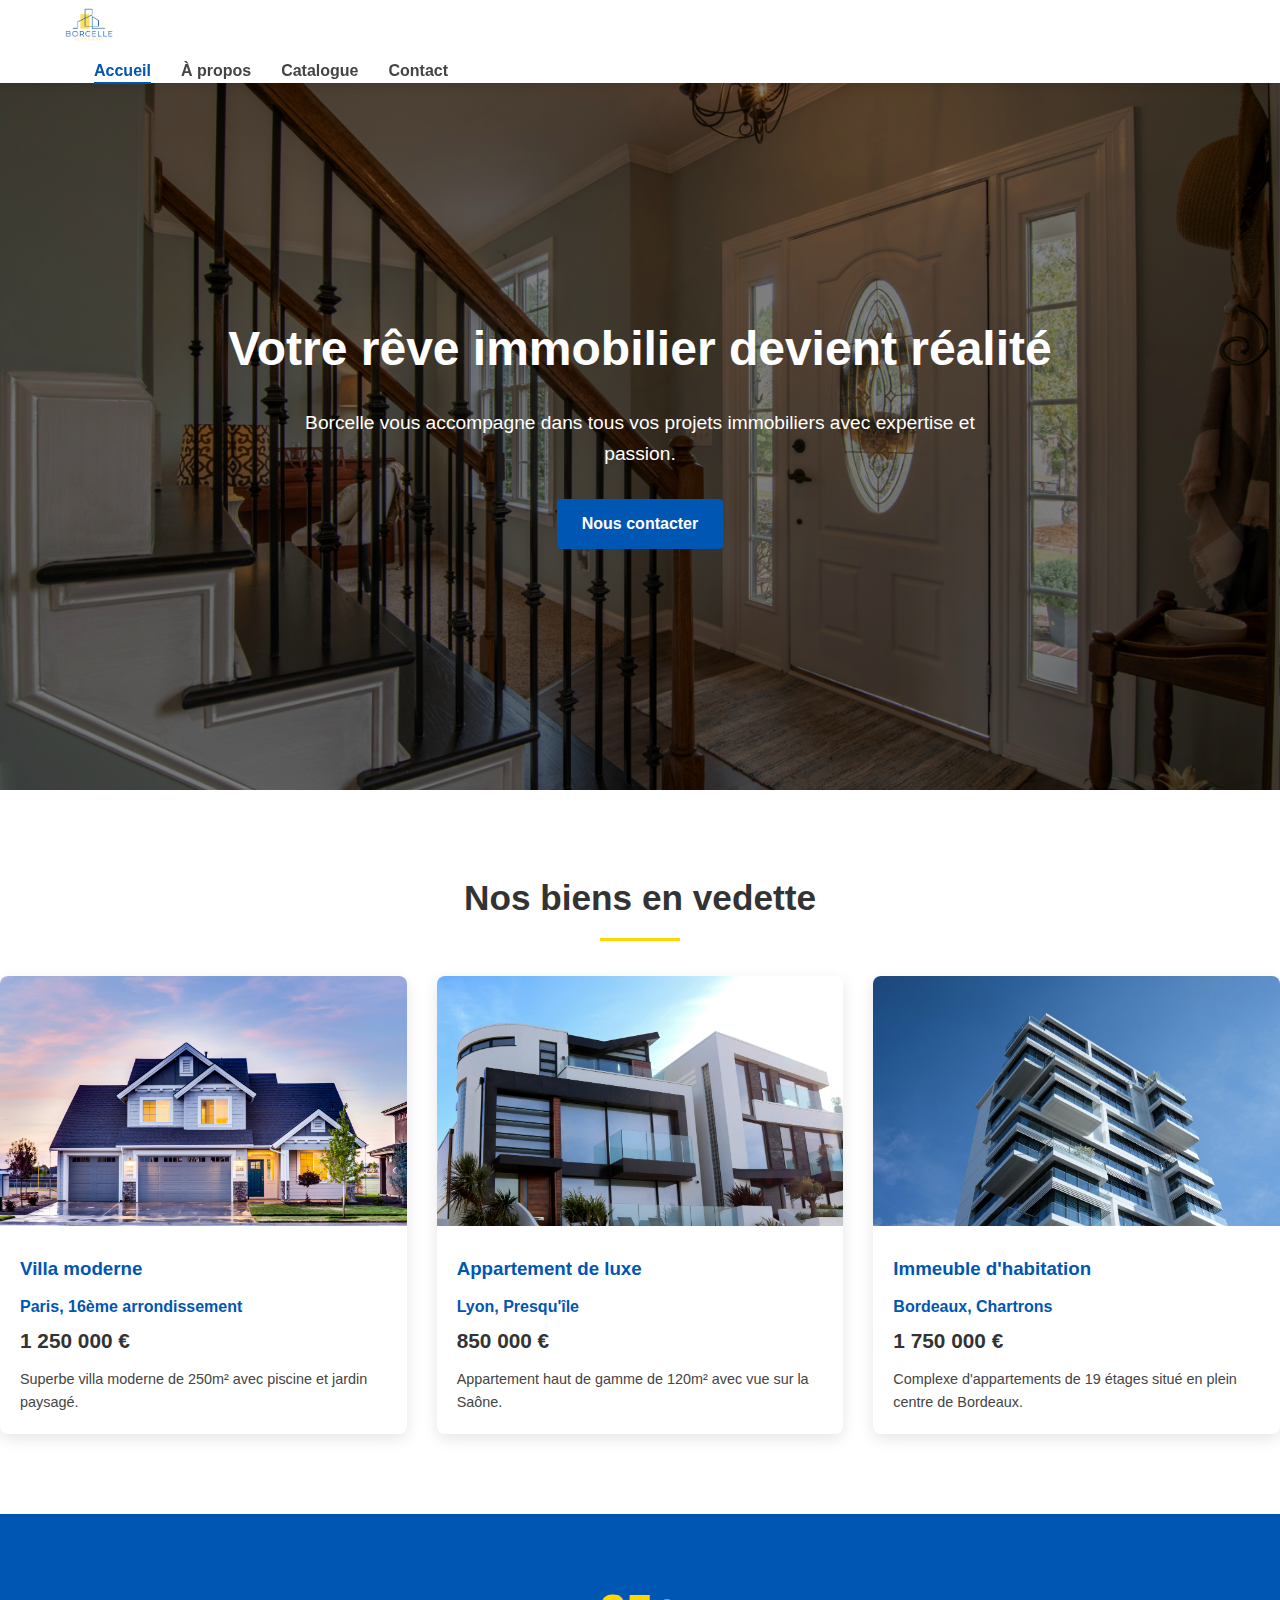
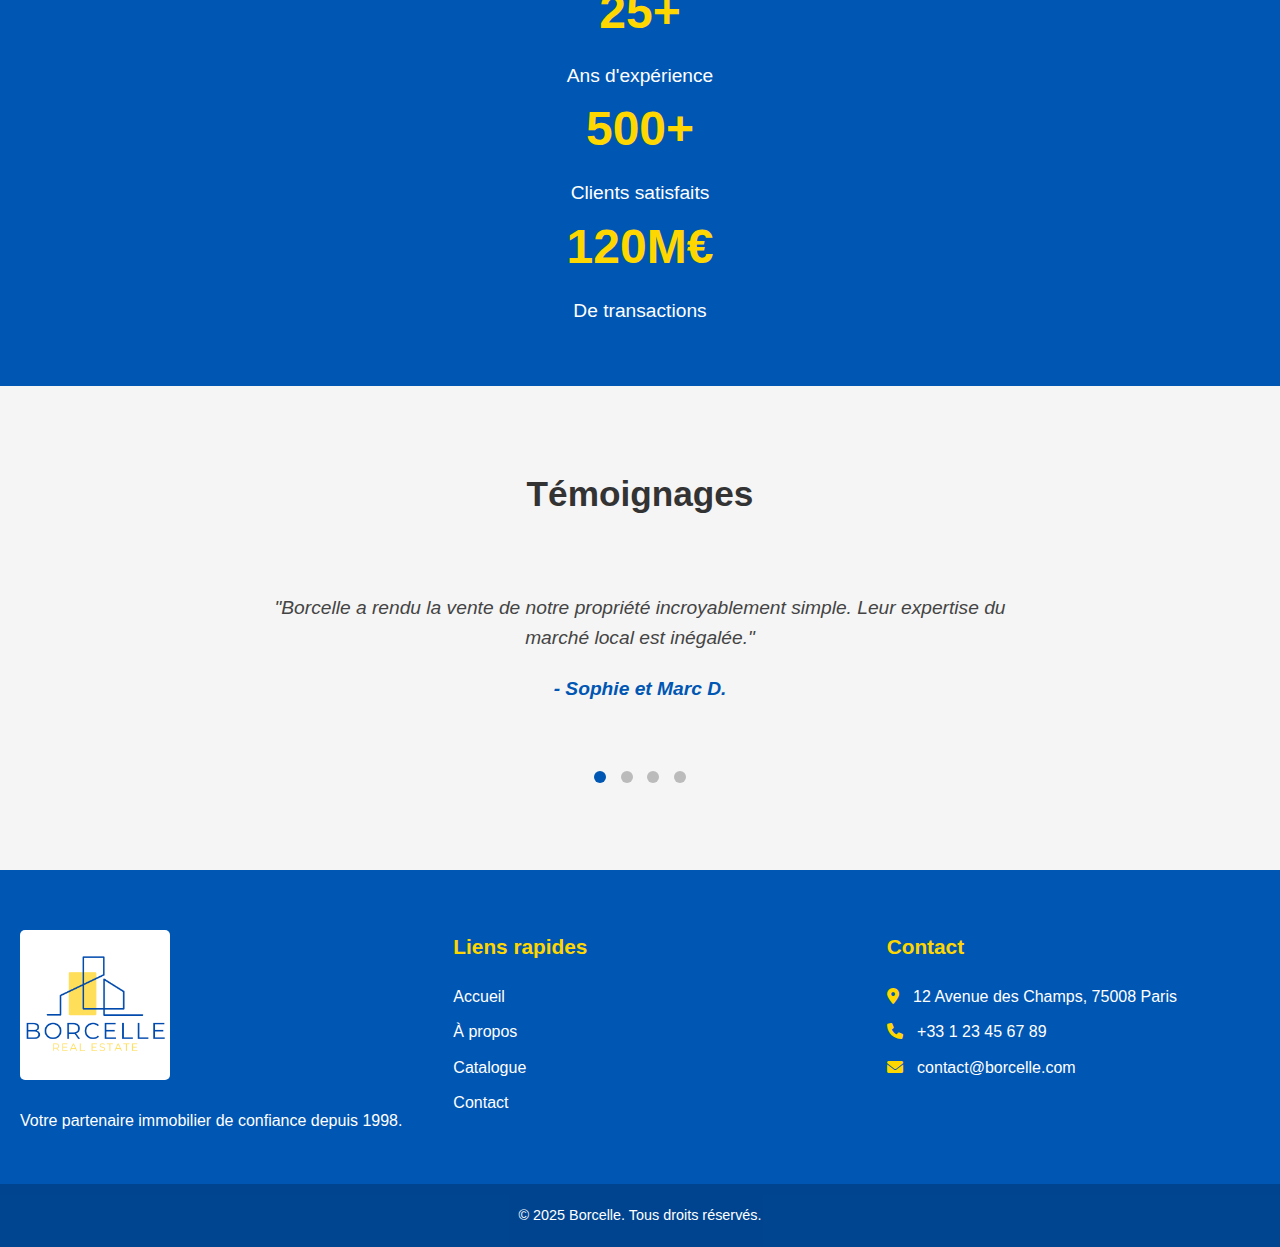
<file: index.html>
<!DOCTYPE html>
<html lang="fr">
<head>
    <meta charset="UTF-8">
    <meta name="viewport" content="width=device-width, initial-scale=1.0">
    <title>Borcelle - Agence Immobilière d'Excellence</title>
    <link rel="stylesheet" href="css/style.css">
    <link rel="stylesheet" href="https://cdnjs.cloudflare.com/ajax/libs/font-awesome/6.0.0-beta3/css/all.min.css">
</head>
<body>
    <header>
        <div class="container">
            <div class="logo-container">
                <a href="index.html">
                    <img src="images/logo.png" alt="Borcelle Logo" class="logo">
                </a>
            </div>
            <nav>
                <ul class="nav-links">
                    <li><a href="index.html" class="active">Accueil</a></li>
                    <li><a href="about.html">À propos</a></li>
                    <li><a href="catalogue.html">Catalogue</a></li>
                    <li><a href="contact.html">Contact</a></li>
                </ul>
                <div class="burger">
                    <div class="line1"></div>
                    <div class="line2"></div>
                    <div class="line3"></div>
                </div>
            </nav>
        </div>
    </header>

    <main>
        <section class="hero">
            <div class="hero-content">
                <h1>Votre rêve immobilier devient réalité</h1>
                <p>Borcelle vous accompagne dans tous vos projets immobiliers avec expertise et passion.</p>
                <a href="contact.html" class="btn">Nous contacter</a>
            </div>
        </section>

        <section class="featured-properties">
            <h2>Nos biens en vedette</h2>
            <div class="properties-grid">
                <div class="property-card">
                    <img src="images/maison1.jpg" alt="Propriété 1">
                    <div class="property-info">
                        <h3>Villa moderne</h3>
                        <p class="location">Paris, 16ème arrondissement</p>
                        <p class="price">1 250 000 €</p>
                        <p class="description">Superbe villa moderne de 250m² avec piscine et jardin paysagé.</p>
                    </div>
                </div>
                <div class="property-card">
                    <img src="images/appart1.jpg" alt="Propriété 2">
                    <div class="property-info">
                        <h3>Appartement de luxe</h3>
                        <p class="location">Lyon, Presqu'île</p>
                        <p class="price">850 000 €</p>
                        <p class="description">Appartement haut de gamme de 120m² avec vue sur la Saône.</p>
                    </div>
                </div>
                <div class="property-card">
                    <img src="images/appart2.jpg" alt="Propriété 3">
                    <div class="property-info">
                        <h3>Immeuble d'habitation</h3>
                        <p class="location">Bordeaux, Chartrons</p>
                        <p class="price">1 750 000 €</p>
                        <p class="description">Complexe d'appartements de 19 étages situé en plein centre de Bordeaux.</p>
                    </div>
                </div>
            </div>
        </section>

        <section class="stats">
            <div class="stat-item">
                <h3>25+</h3>
                <p>Ans d'expérience</p>
            </div>
            <div class="stat-item">
                <h3>500+</h3>
                <p>Clients satisfaits</p>
            </div>
            <div class="stat-item">
                <h3>120M€</h3>
                <p>De transactions</p>
            </div>
        </section>

        <section class="testimonials">
            <h2>Témoignages</h2>
            <div class="testimonial-slider">
                <div class="testimonial active">
                    <p>"Borcelle a rendu la vente de notre propriété incroyablement simple. Leur expertise du marché local est inégalée."</p>
                    <p class="author">- Sophie et Marc D.</p>
                </div>
                <div class="testimonial">
                    <p>"Nous avons trouvé la maison parfaite grâce à Borcelle. Leur réseau de propriétés exclusives est impressionnant."</p>
                    <p class="author">- Thomas L.</p>
                </div>
                <div class="testimonial active">
                    <p>"Acquérir des propriétés pour mon entreprise n'a jamais été aussi facile"</p>
                    <p class="author">- Jean Martin</p>
                </div>
                <div class="testimonial active">
                    <p>"La fiabilité et la rapidité du service est exceptionnelle avec Borcelle"</p>
                    <p class="author">- Karl Marx</p>
                </div>
                <div class="dots">
                    <span class="dot active" onclick="currentSlide(1)"></span>
                    <span class="dot" onclick="currentSlide(2)"></span>
                    <span class="dot" onclick="currentSlide(3)"></span>
                    <span class="dot" onclick="currentSlide(4)"></span>
                </div>
            </div>
        </section>
    </main>

    <footer>
        <div class="footer-content">
            <div class="footer-section">
                <img src="images/logo.png" alt="Borcelle Logo" class="footer-logo">
                <p>Votre partenaire immobilier de confiance depuis 1998.</p>
            </div>
            <div class="footer-section">
                <h3>Liens rapides</h3>
                <ul>
                    <li><a href="index.html">Accueil</a></li>
                    <li><a href="about.html">À propos</a></li>
                    <li><a href="catalogue.html">Catalogue</a></li>
                    <li><a href="contact.html">Contact</a></li>
                </ul>
            </div>
            <div class="footer-section">
                <h3>Contact</h3>
                <p><i class="fas fa-map-marker-alt"></i> 12 Avenue des Champs, 75008 Paris</p>
                <p><i class="fas fa-phone"></i> +33 1 23 45 67 89</p>
                <p><i class="fas fa-envelope"></i> contact@borcelle.com</p>
            </div>
        </div>
        <div class="footer-bottom">
            <p>&copy; 2025 Borcelle. Tous droits réservés.</p>
        </div>
    </footer>

    <script src="js/script.js"></script>
</body>
</html>
</file>
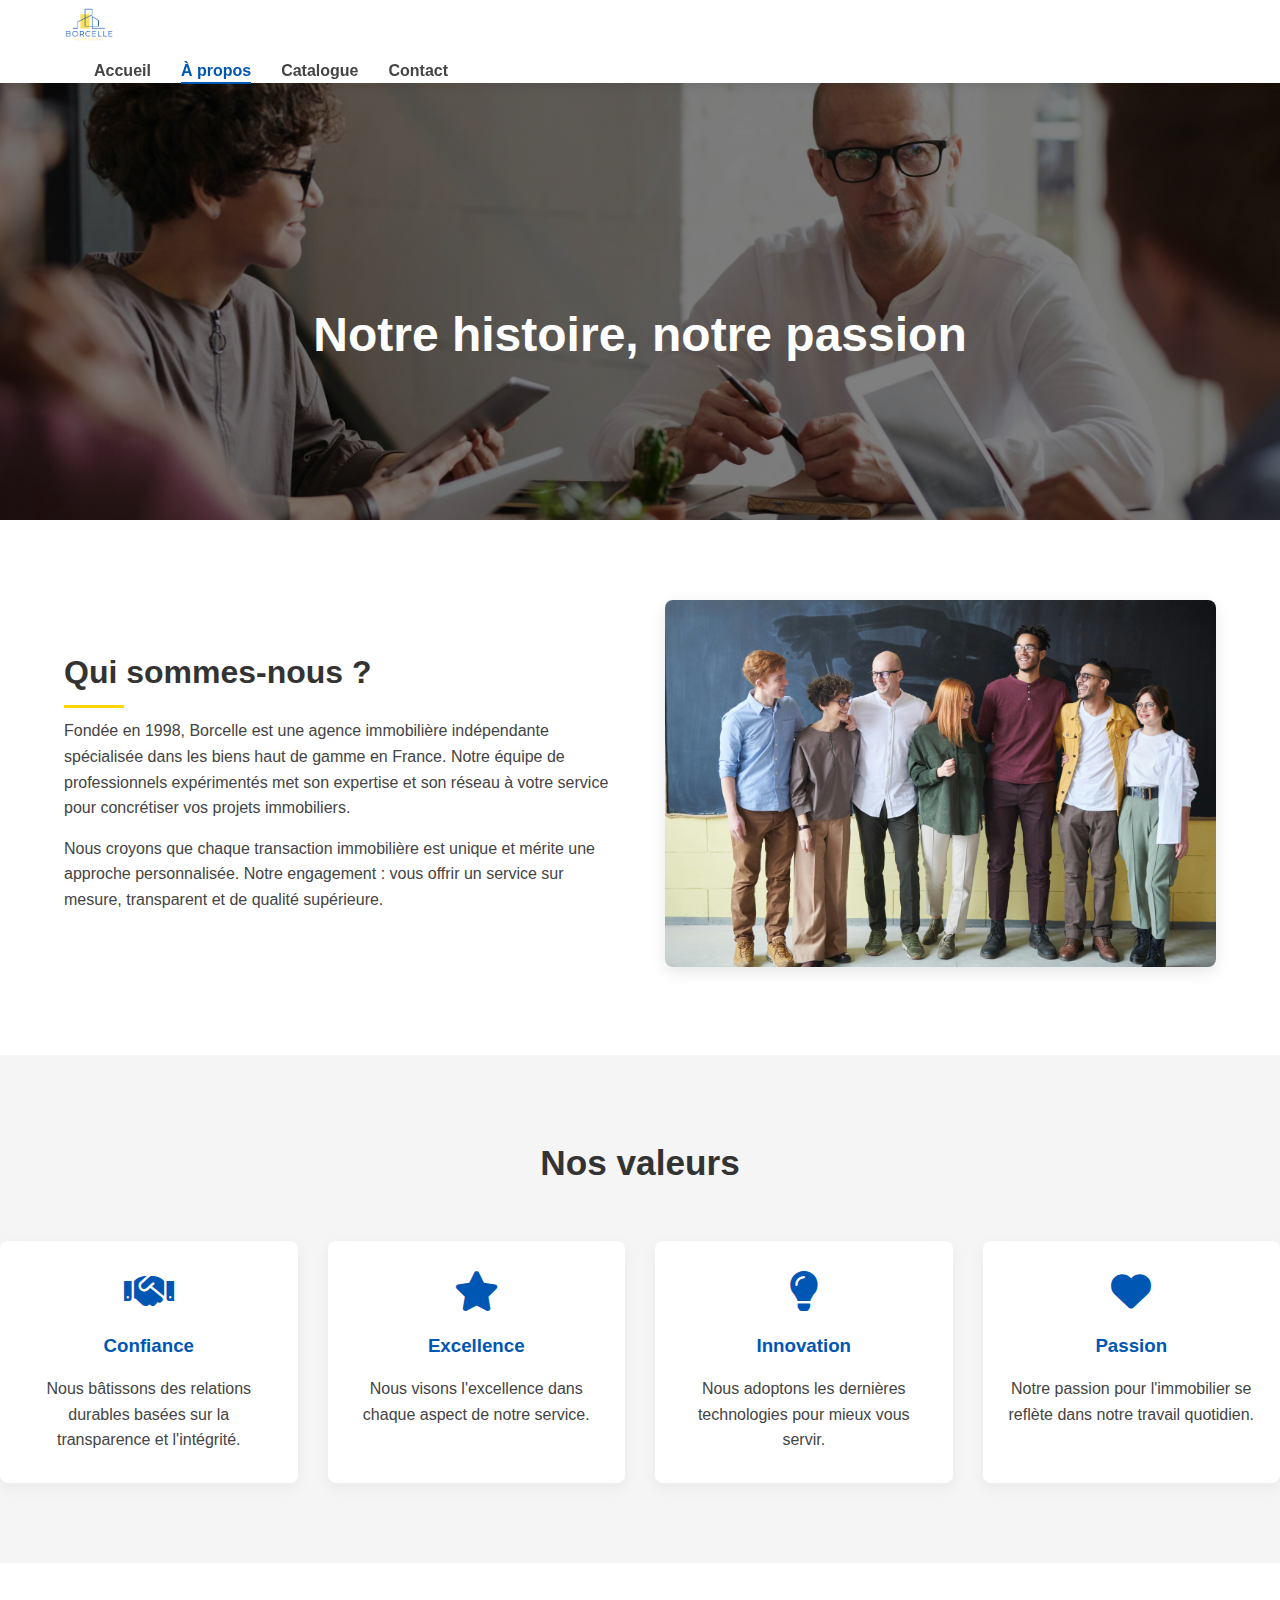
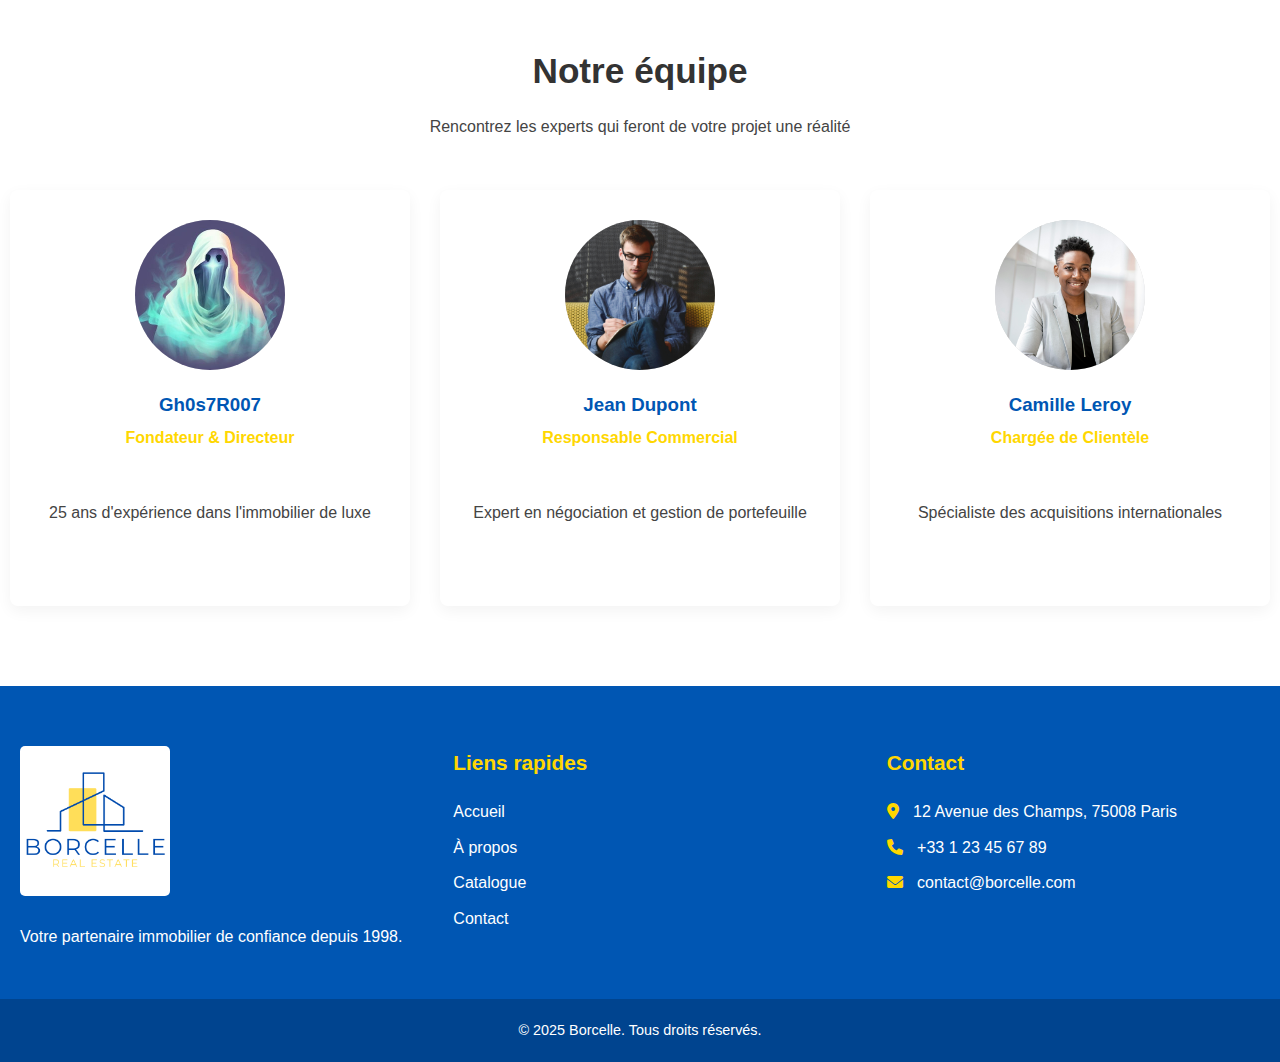
<file: about.html>
<!DOCTYPE html>
<html lang="fr">
<head>
    <meta charset="UTF-8">
    <meta name="viewport" content="width=device-width, initial-scale=1.0">
    <title>À propos - Borcelle</title>
    <link rel="stylesheet" href="css/style.css">
    <link rel="stylesheet" href="https://cdnjs.cloudflare.com/ajax/libs/font-awesome/6.0.0-beta3/css/all.min.css">
</head>
<body>
    <header>
        <div class="container">
            <div class="logo-container">
                <a href="index.html">
                    <img src="images/logo.png" alt="Borcelle Logo" class="logo">
                </a>
            </div>
            <nav>
                <ul class="nav-links">
                    <li><a href="index.html">Accueil</a></li>
                    <li><a href="about.html" class="active">À propos</a></li>
                    <li><a href="catalogue.html">Catalogue</a></li>
                    <li><a href="contact.html">Contact</a></li>
                </ul>
                <div class="burger">
                    <div class="line1"></div>
                    <div class="line2"></div>
                    <div class="line3"></div>
                </div>
            </nav>
        </div>
    </header>

    <main>
        <section class="about-hero">
            <h1>Notre histoire, notre passion</h1>
        </section>

        <section class="about-content">
            <div class="container">
                <div class="about-text">
                    <h2>Qui sommes-nous ?</h2>
                    <p>Fondée en 1998, Borcelle est une agence immobilière indépendante spécialisée dans les biens haut de gamme en France. Notre équipe de professionnels expérimentés met son expertise et son réseau à votre service pour concrétiser vos projets immobiliers.</p>
                    <p>Nous croyons que chaque transaction immobilière est unique et mérite une approche personnalisée. Notre engagement : vous offrir un service sur mesure, transparent et de qualité supérieure.</p>
                </div>
                <div class="about-image">
                    <img src="images/equipe2.jpg" alt="Notre équipe">
                </div>
            </div>
        </section>

        <section class="values">
            <h2>Nos valeurs</h2>
            <div class="values-grid">
                <div class="value-card">
                    <i class="fas fa-handshake"></i>
                    <h3>Confiance</h3>
                    <p>Nous bâtissons des relations durables basées sur la transparence et l'intégrité.</p>
                </div>
                <div class="value-card">
                    <i class="fas fa-star"></i>
                    <h3>Excellence</h3>
                    <p>Nous visons l'excellence dans chaque aspect de notre service.</p>
                </div>
                <div class="value-card">
                    <i class="fas fa-lightbulb"></i>
                    <h3>Innovation</h3>
                    <p>Nous adoptons les dernières technologies pour mieux vous servir.</p>
                </div>
                <div class="value-card">
                    <i class="fas fa-heart"></i>
                    <h3>Passion</h3>
                    <p>Notre passion pour l'immobilier se reflète dans notre travail quotidien.</p>
                </div>
            </div>
        </section>

        <section class="team">
            <h2>Notre équipe</h2>
            <p>Rencontrez les experts qui feront de votre projet une réalité</p>
            <div class="team-grid">
                <div class="team-member">
                    <div class="member-photo" style="background-color: #f0f0f0;"><img class="member-photo" src="images\Gh0s7R007.jpg" alt=""></div>
                    <h3>Gh0s7R007</h3>
                    <p class="position">Fondateur & Directeur</p>
                    <p>25 ans d'expérience dans l'immobilier de luxe</p>
                </div>
                <div class="team-member">
                    <div class="member-photo" style="background-color: #f0f0f0;"><img class="member-photo" src="images\membre1.jpg" alt=""></div>
                    <h3>Jean Dupont</h3>
                    <p class="position">Responsable Commercial</p>
                    <p>Expert en négociation et gestion de portefeuille</p>
                </div>
                <div class="team-member">
                    <div class="member-photo" style="background-color: #f0f0f0;"><img class="member-photo" src="images\membre2.jpg" alt=""></div>
                    <h3>Camille Leroy</h3>
                    <p class="position">Chargée de Clientèle</p>
                    <p>Spécialiste des acquisitions internationales</p>
                </div>
            </div>
        </section>
    </main>

    <footer>
        <div class="footer-content">
            <div class="footer-section">
                <img src="images/logo.png" alt="Borcelle Logo" class="footer-logo">
                <p>Votre partenaire immobilier de confiance depuis 1998.</p>
            </div>
            <div class="footer-section">
                <h3>Liens rapides</h3>
                <ul>
                    <li><a href="index.html">Accueil</a></li>
                    <li><a href="about.html">À propos</a></li>
                    <li><a href="catalogue.html">Catalogue</a></li>
                    <li><a href="contact.html">Contact</a></li>
                </ul>
            </div>
            <div class="footer-section">
                <h3>Contact</h3>
                <p><i class="fas fa-map-marker-alt"></i> 12 Avenue des Champs, 75008 Paris</p>
                <p><i class="fas fa-phone"></i> +33 1 23 45 67 89</p>
                <p><i class="fas fa-envelope"></i> contact@borcelle.com</p>
            </div>
        </div>
        <div class="footer-bottom">
            <p>&copy; 2025 Borcelle. Tous droits réservés.</p>
        </div>
    </footer>

    <script src="js/script.js"></script>
</body>
</html>
</file>
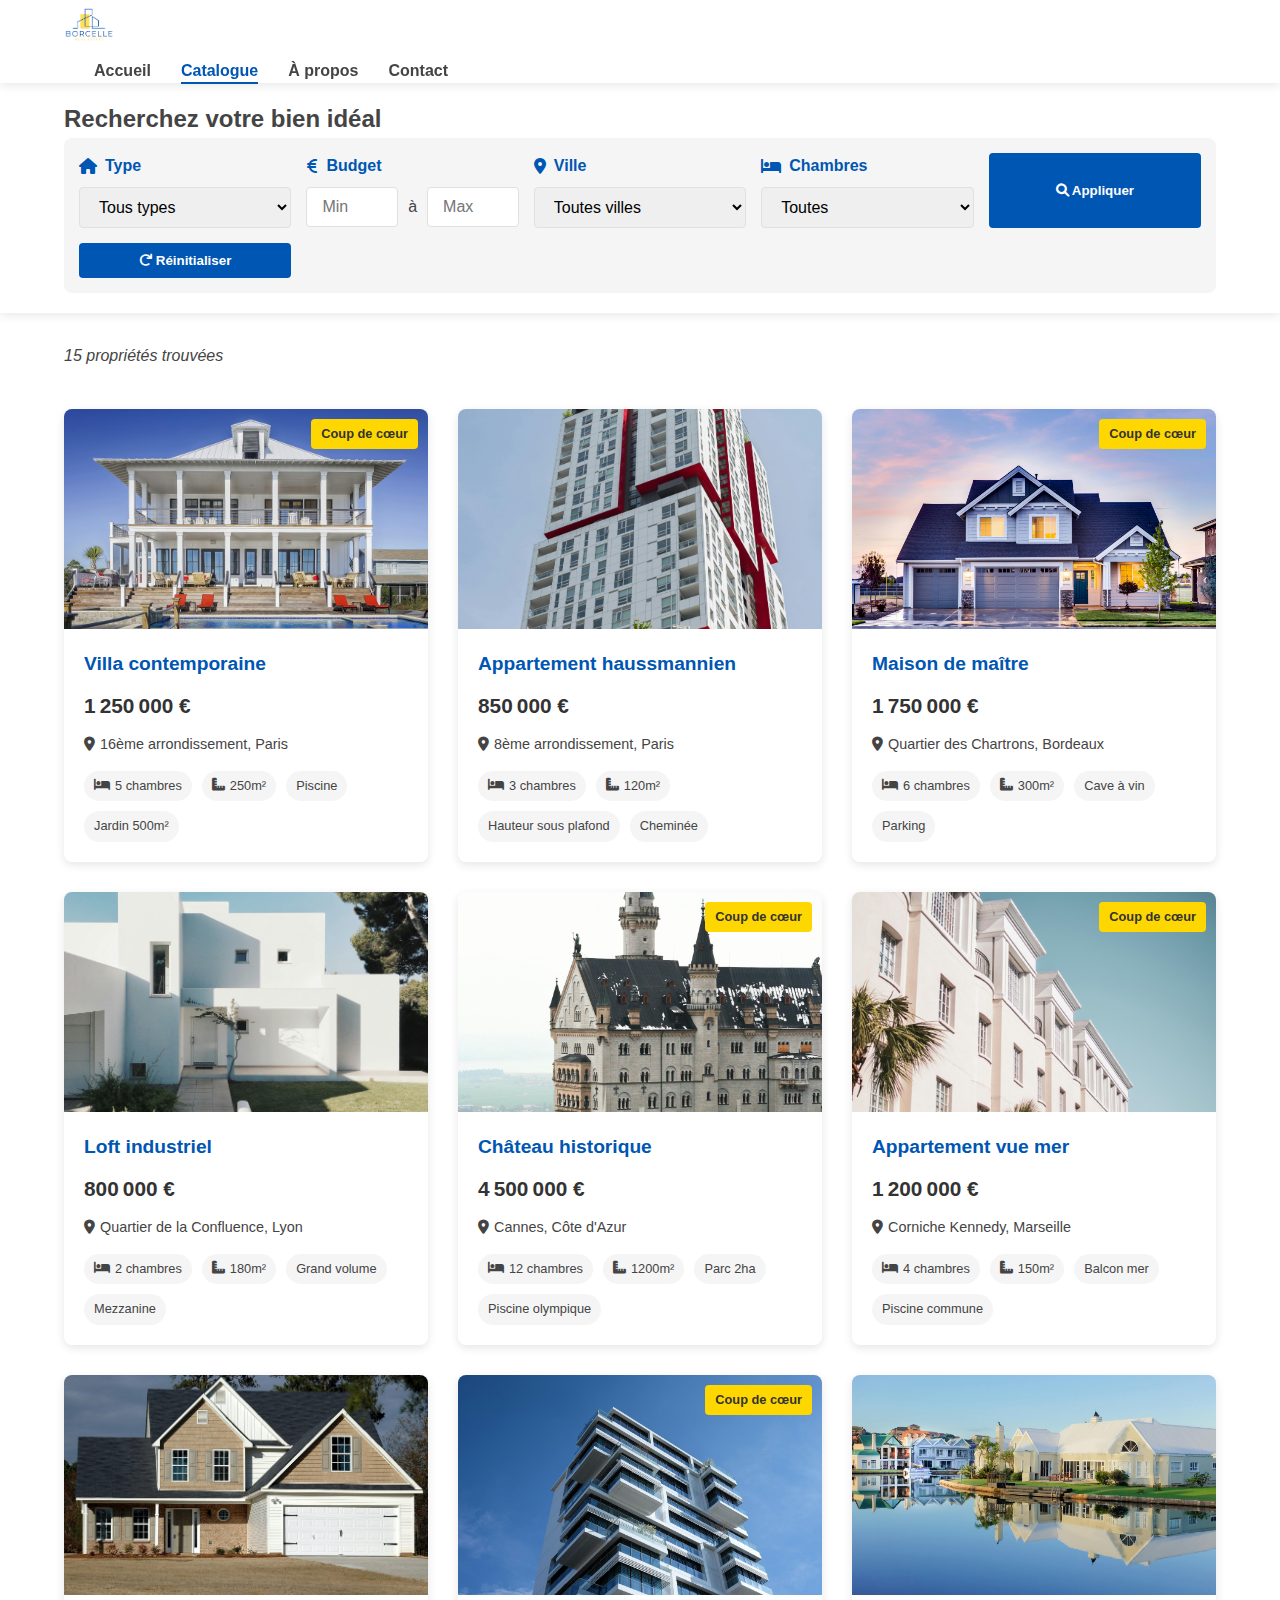
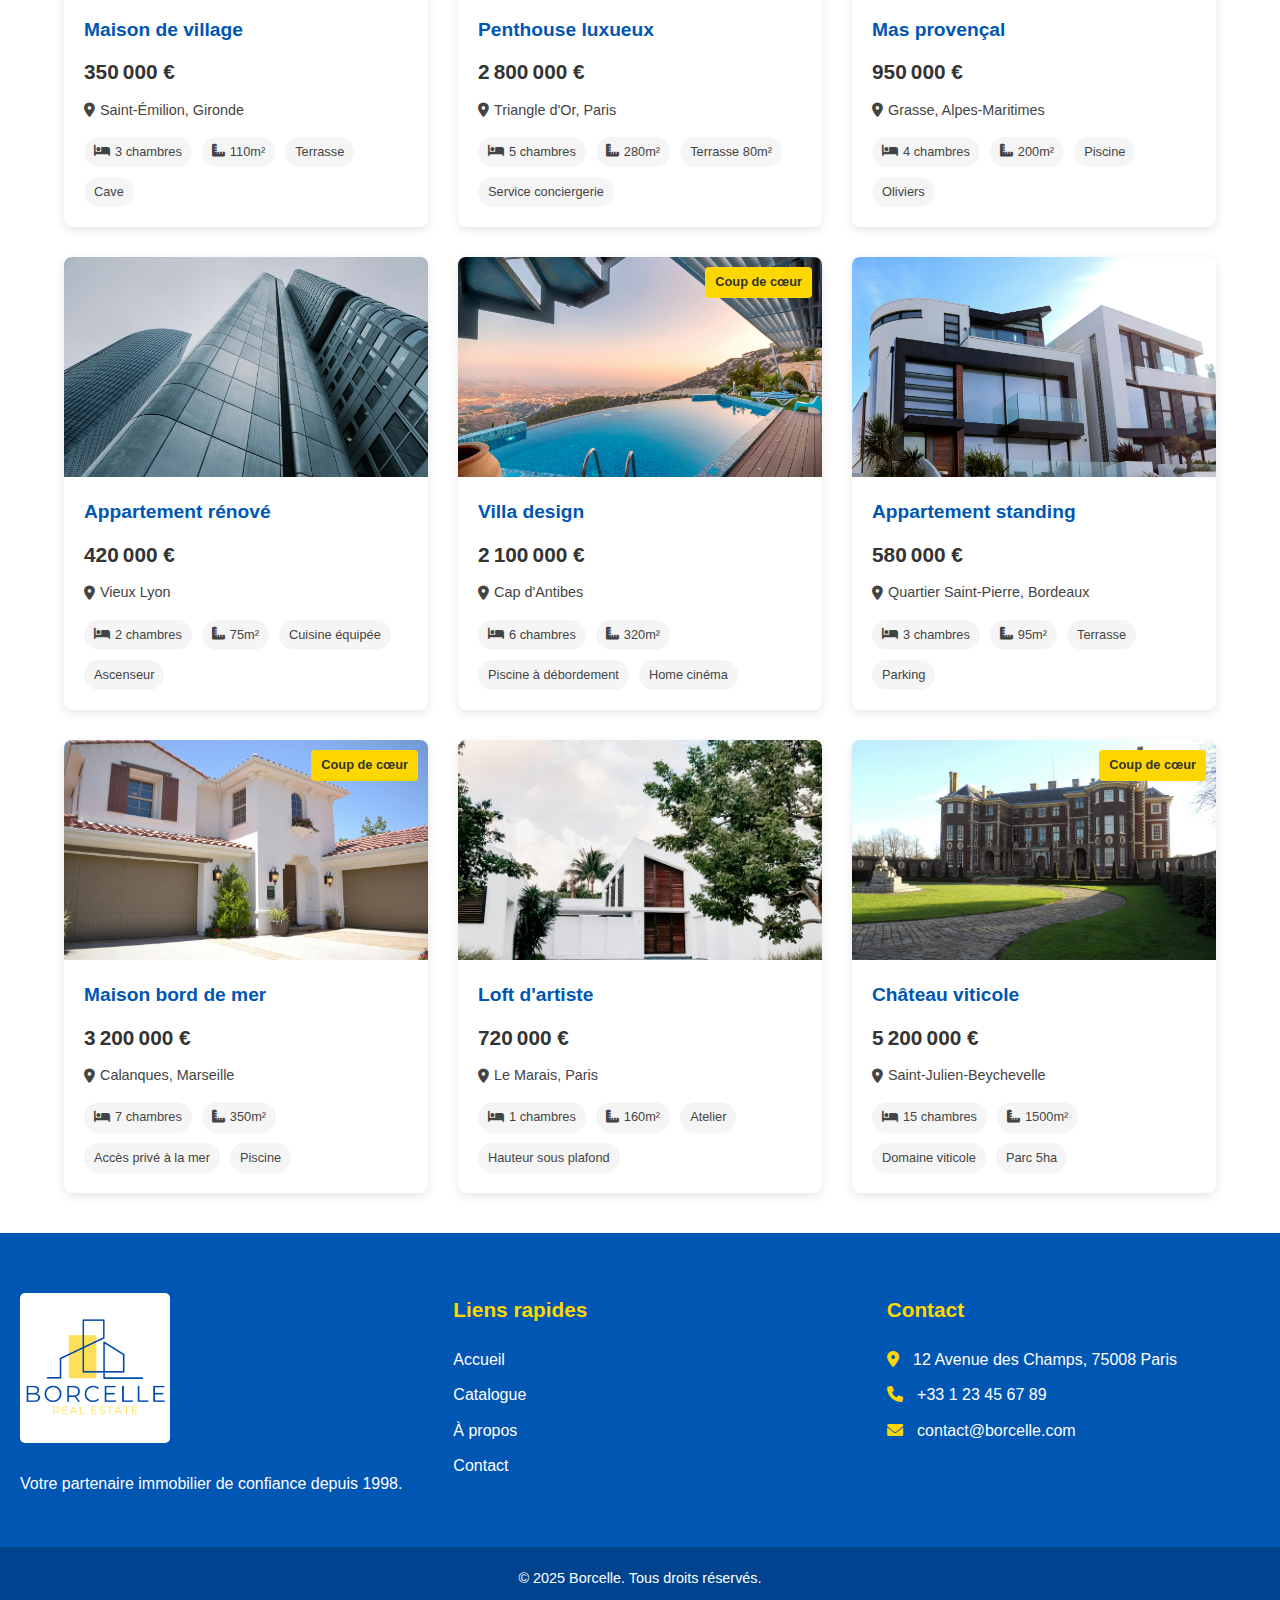
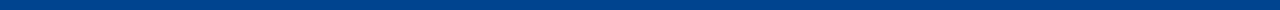
<file: catalogue.html>
<!DOCTYPE html>
<html lang="fr">
<head>
    <meta charset="UTF-8">
    <meta name="viewport" content="width=device-width, initial-scale=1.0">
    <title>Catalogue - Borcelle Immobilier</title>
    <link rel="stylesheet" href="css/style.css">
    <link rel="stylesheet" href="css/catalogue.css">
    <link rel="stylesheet" href="https://cdnjs.cloudflare.com/ajax/libs/font-awesome/6.0.0-beta3/css/all.min.css">
</head>
<body>
    <header>
        <div class="container">
            <div class="logo-container">
                <a href="index.html">
                    <img src="images/logo.png" alt="Borcelle Logo" class="logo">
                </a>
            </div>
            <nav>
                <ul class="nav-links">
                    <li><a href="index.html">Accueil</a></li>
                    <li><a href="catalogue.html" class="active">Catalogue</a></li>
                    <li><a href="about.html">À propos</a></li>
                    <li><a href="contact.html">Contact</a></li>
                </ul>
                <div class="burger">
                    <div class="line1"></div>
                    <div class="line2"></div>
                    <div class="line3"></div>
                </div>
            </nav>
        </div>
    </header>

    <main>
        <div class="catalogue-container">
            <section class="filters-section" id="filters-section">
                <div class="container">
                    <h2>Recherchez votre bien idéal</h2>

                    <div class="filters-grid">
                        <div class="filter-group">
                            <label for="property-type"><i class="fas fa-home"></i> Type</label>
                            <select id="property-type">
                                <option value="all">Tous types</option>
                                <option value="house">Maison</option>
                                <option value="apartment">Appartement</option>
                                <option value="villa">Villa</option>
                                <option value="loft">Loft</option>
                                <option value="castle">Château</option>
                            </select>
                        </div>
                        
                        <div class="filter-group">
                            <label for="price-min"><i class="fas fa-euro-sign"></i> Budget</label>
                            <div class="price-range">
                                <input type="number" id="price-min" placeholder="Min" min="0">
                                <span>à</span>
                                <input type="number" id="price-max" placeholder="Max">
                            </div>
                        </div>
                        
                        <div class="filter-group">
                            <label for="location"><i class="fas fa-map-marker-alt"></i> Ville</label>
                            <select id="location">
                                <option value="all">Toutes villes</option>
                                <option value="paris">Paris</option>
                                <option value="lyon">Lyon</option>
                                <option value="marseille">Marseille</option>
                                <option value="bordeaux">Bordeaux</option>
                                <option value="nice">Nice</option>
                            </select>
                        </div>
                        
                        <div class="filter-group">
                            <label for="bedrooms"><i class="fas fa-bed"></i> Chambres</label>
                            <select id="bedrooms">
                                <option value="all">Toutes</option>
                                <option value="1">1+</option>
                                <option value="2">2+</option>
                                <option value="3">3+</option>
                                <option value="4">4+</option>
                            </select>
                        </div>
                        
                        <button class="btn filter-btn" id="filter-btn">
                            <i class="fas fa-search"></i> Appliquer
                        </button>
                        <button class="btn filter-btn" id="reset-btn">
                            <i class="fas fa-redo"></i> Réinitialiser
                        </button>
                    </div>
                    
                </div>
            </section>

            <section class="properties-section">
                <div class="container">
                    <div class="results-info" id="results-info"></div>
                    <div class="properties-grid" id="properties-container"></div>
                </div>
            </section>
        </div>
    </main>

    <!-- Modal -->
    <div id="propertyModal" class="modal">
        <div class="modal-content">
            <span class="close-modal">&times;</span>
            <div id="modal-content"></div>
        </div>
    </div>

    <footer>
        <div class="footer-content">
            <div class="footer-section">
                <img src="images/logo.png" alt="Borcelle Logo" class="footer-logo">
                <p>Votre partenaire immobilier de confiance depuis 1998.</p>
            </div>
            <div class="footer-section">
                <h3>Liens rapides</h3>
                <ul>
                    <li><a href="index.html">Accueil</a></li>
                    <li><a href="catalogue.html">Catalogue</a></li>
                    <li><a href="about.html">À propos</a></li>
                    <li><a href="contact.html">Contact</a></li>
                </ul>
            </div>
            <div class="footer-section">
                <h3>Contact</h3>
                <p><i class="fas fa-map-marker-alt"></i> 12 Avenue des Champs, 75008 Paris</p>
                <p><i class="fas fa-phone"></i> +33 1 23 45 67 89</p>
                <p><i class="fas fa-envelope"></i> contact@borcelle.com</p>
            </div>
        </div>
        <div class="footer-bottom">
            <p>&copy; 2025 Borcelle. Tous droits réservés.</p>
        </div>
    </footer>

    <script src="js/script.js"></script>
    <script src="js/catalogue.js"></script>
</body>
</html>
</file>
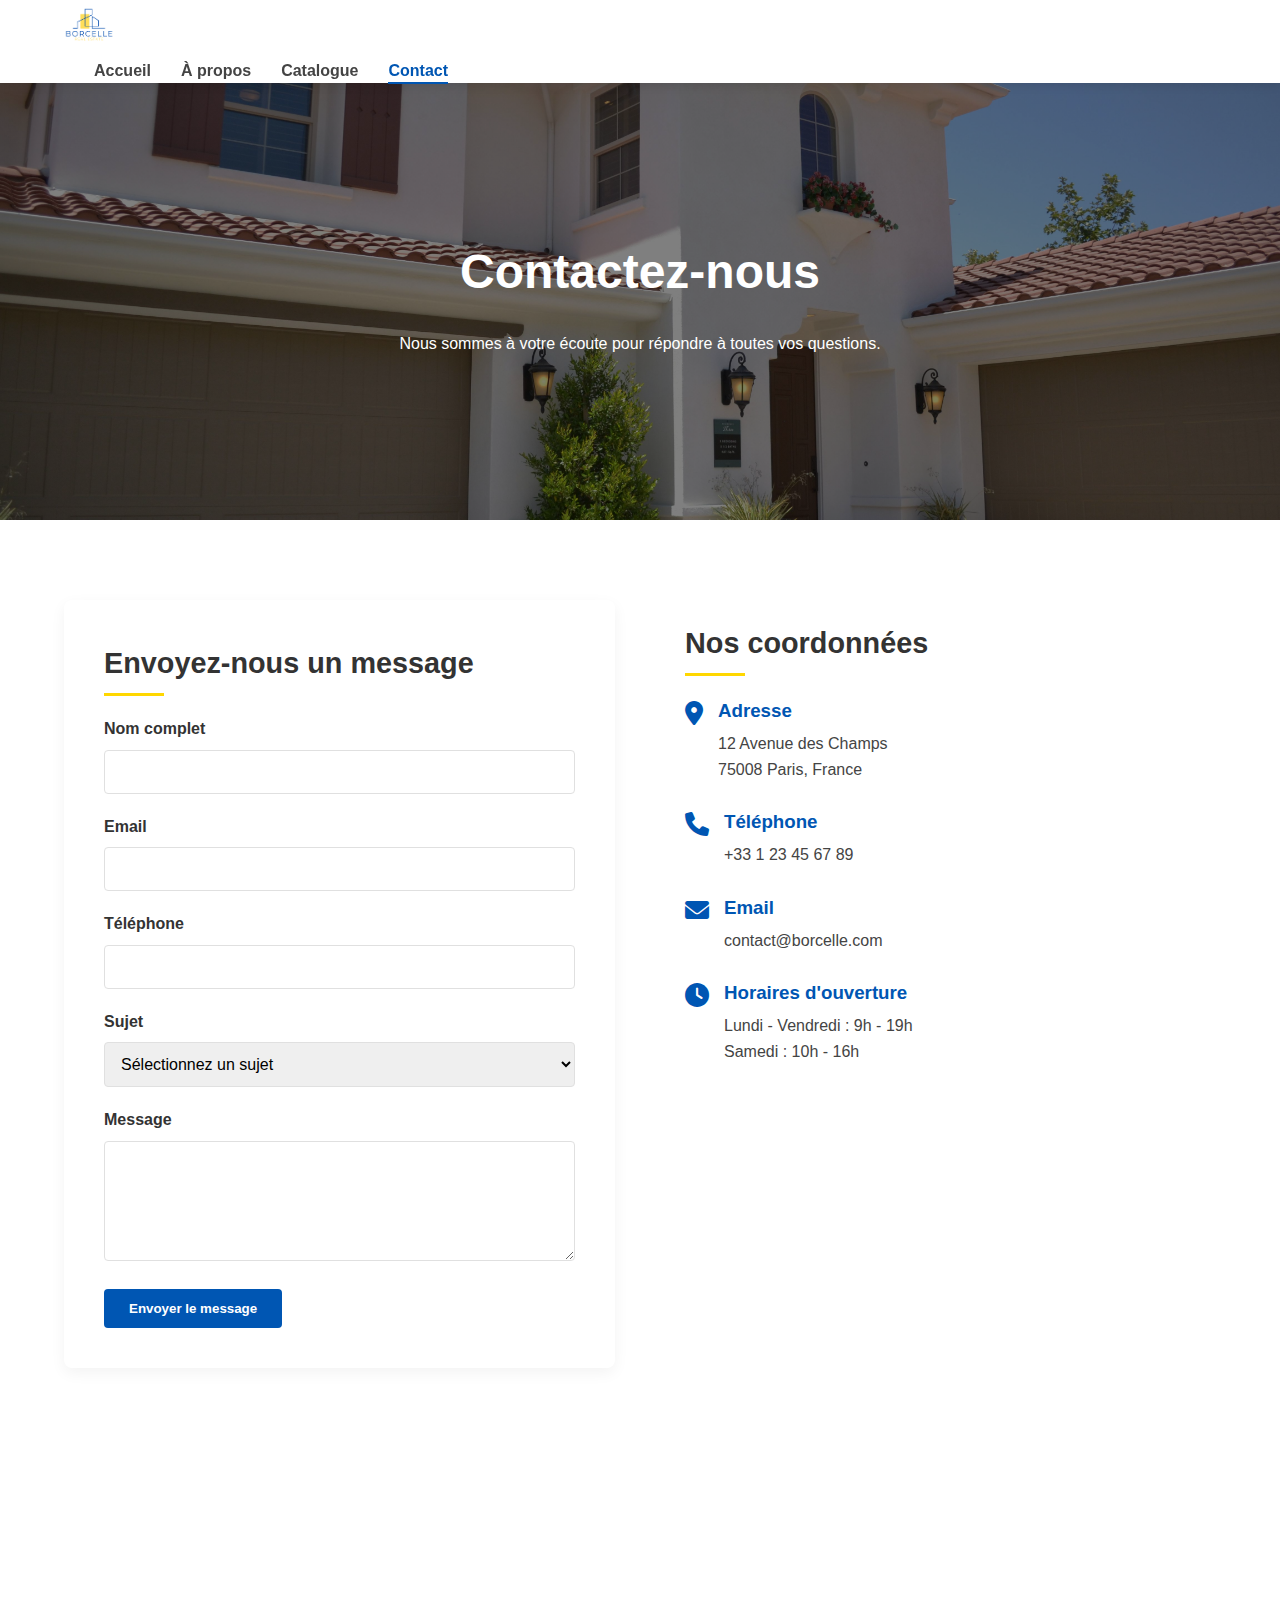
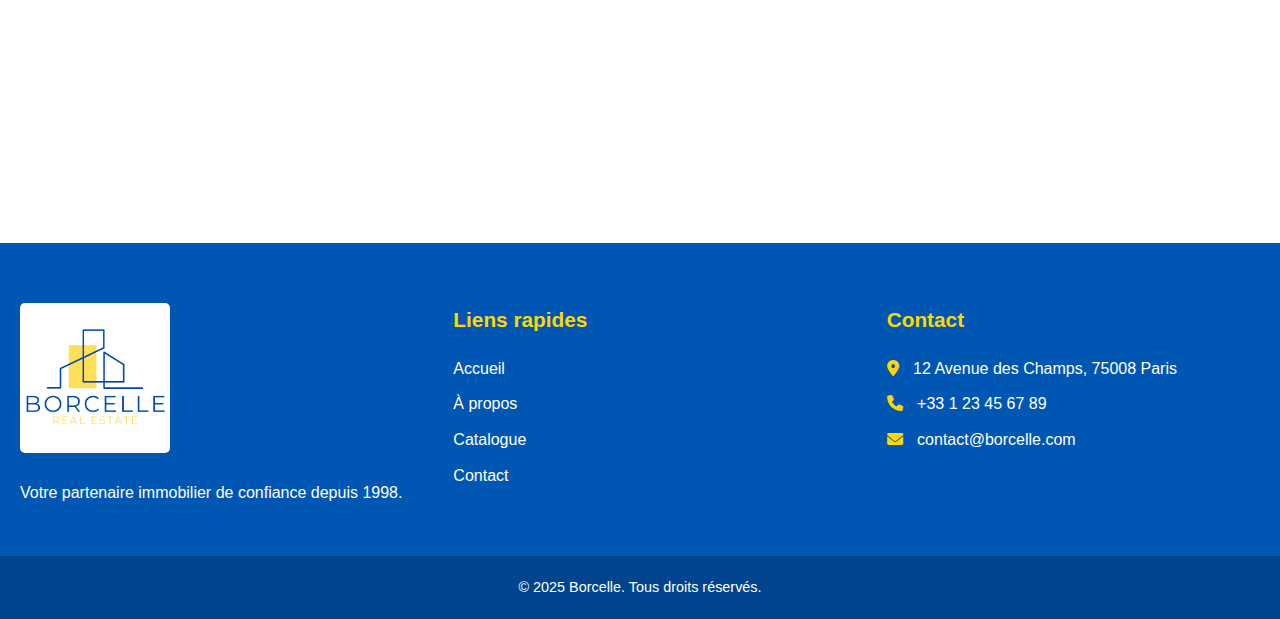
<file: contact.html>
<!DOCTYPE html>
<html lang="fr">
<head>
    <meta charset="UTF-8">
    <meta name="viewport" content="width=device-width, initial-scale=1.0">
    <title>Contact - Borcelle</title>
    <link rel="stylesheet" href="css/style.css">
    <link rel="stylesheet" href="https://cdnjs.cloudflare.com/ajax/libs/font-awesome/6.0.0-beta3/css/all.min.css">
</head>
<body>
    <header>
        <div class="container">
            <div class="logo-container">
                <a href="index.html">
                    <img src="images/logo.png" alt="Borcelle Logo" class="logo">
                </a>
            </div>
            <nav>
                <ul class="nav-links">
                    <li><a href="index.html">Accueil</a></li>
                    <li><a href="about.html">À propos</a></li>
                    <li><a href="catalogue.html">Catalogue</a></li>
                    <li><a href="contact.html" class="active">Contact</a></li>
                </ul>
                <div class="burger">
                    <div class="line1"></div>
                    <div class="line2"></div>
                    <div class="line3"></div>
                </div>
            </nav>
        </div>
    </header>

    <main>
        <section class="contact-hero">
            <h1>Contactez-nous</h1>
            <p>Nous sommes à votre écoute pour répondre à toutes vos questions.</p>
        </section>

        <section class="contact-content">
            <div class="container">
                <div class="contact-form">
                    <h2>Envoyez-nous un message</h2>
                    <form id="contactForm">
                        <div class="form-group">
                            <label for="name">Nom complet</label>
                            <input type="text" id="name" name="name" required>
                        </div>
                        <div class="form-group">
                            <label for="email">Email</label>
                            <input type="email" id="email" name="email" required>
                        </div>
                        <div class="form-group">
                            <label for="phone">Téléphone</label>
                            <input type="tel" id="phone" name="phone">
                        </div>
                        <div class="form-group">
                            <label for="subject">Sujet</label>
                            <select id="subject" name="subject" required>
                                <option value="">Sélectionnez un sujet</option>
                                <option value="achat">Acheter un bien</option>
                                <option value="vente">Vendre un bien</option>
                                <option value="estimation">Estimation gratuite</option>
                                <option value="autre">Autre demande</option>
                            </select>
                        </div>
                        <div class="form-group">
                            <label for="message">Message</label>
                            <textarea id="message" name="message" rows="5" required></textarea>
                        </div>
                        <button type="submit" class="btn">Envoyer le message</button>
                    </form>
                </div>
                <div class="contact-info">
                    <h2>Nos coordonnées</h2>
                    <div class="info-item">
                        <i class="fas fa-map-marker-alt"></i>
                        <div>
                            <h3>Adresse</h3>
                            <p>12 Avenue des Champs<br>75008 Paris, France</p>
                        </div>
                    </div>
                    <div class="info-item">
                        <i class="fas fa-phone"></i>
                        <div>
                            <h3>Téléphone</h3>
                            <p>+33 1 23 45 67 89</p>
                        </div>
                    </div>
                    <div class="info-item">
                        <i class="fas fa-envelope"></i>
                        <div>
                            <h3>Email</h3>
                            <p>contact@borcelle.com</p>
                        </div>
                    </div>
                    <div class="info-item">
                        <i class="fas fa-clock"></i>
                        <div>
                            <h3>Horaires d'ouverture</h3>
                            <p>Lundi - Vendredi : 9h - 19h<br>Samedi : 10h - 16h</p>
                        </div>
                    </div>
                </div>
            </div>
        </section>

        <section class="map">
            <iframe src="https://www.google.com/maps/embed?pb=!1m18!1m12!1m3!1d2624.99144060821!2d2.292292615509614!3d48.85837007928746!2m3!1f0!2f0!3f0!3m2!1i1024!2i768!4f13.1!3m3!1m2!1s0x47e66e2964e34e2d%3A0x8ddca9ee380ef7e0!2sTour%20Eiffel!5e0!3m2!1sfr!2sfr!4v1623251234567!5m2!1sfr!2sfr" width="600" height="450" style="border:0;" allowfullscreen="" loading="lazy"></iframe>
        </section>
    </main>

    <footer>
        <div class="footer-content">
            <div class="footer-section">
                <img src="images/logo.png" alt="Borcelle Logo" class="footer-logo">
                <p>Votre partenaire immobilier de confiance depuis 1998.</p>
            </div>
            <div class="footer-section">
                <h3>Liens rapides</h3>
                <ul>
                    <li><a href="index.html">Accueil</a></li>
                    <li><a href="about.html">À propos</a></li>
                    <li><a href="catalogue.html">Catalogue</a></li>
                    <li><a href="contact.html">Contact</a></li>
                </ul>
            </div>
            <div class="footer-section">
                <h3>Contact</h3>
                <p><i class="fas fa-map-marker-alt"></i> 12 Avenue des Champs, 75008 Paris</p>
                <p><i class="fas fa-phone"></i> +33 1 23 45 67 89</p>
                <p><i class="fas fa-envelope"></i> contact@borcelle.com</p>
            </div>
        </div>
        <div class="footer-bottom">
            <p>&copy; 2025 Borcelle. Tous droits réservés.</p>
        </div>
    </footer>

    <script src="js/script.js"></script>
</body>
</html>
</file>
<file: css/catalogue.css>
/* Catalogue spécifique */
.catalogue-container {
    margin-top: 80px; /* Compensation pour la navbar fixe */
}

/* Filtres */
.filters-section {
    background-color: var(--white);
    box-shadow: 0 2px 10px rgba(0, 0, 0, 0.1);
    padding: 20px 0;
    margin-bottom: 30px;
}

/* Style pour les filtres */
.toggle-filters-btn {
    margin-bottom: 15px;
    width: auto;
    padding: 10px 20px;
    display: flex;
    align-items: center;
    gap: 10px;
}

.filters-container {
    transition: all 0.3s ease;
    overflow: hidden;
}

.filters-container.hidden {
    max-height: 0;
    opacity: 0;
    margin-bottom: 0;
}

.filters-container:not(.hidden) {
    max-height: 500px;
    opacity: 1;
    margin-bottom: 20px;
}

.filters-grid {
    display: grid;
    grid-template-columns: repeat(auto-fit, minmax(200px, 1fr));
    gap: 15px;
    padding: 15px;
    background: var(--light-gray);
    border-radius: 8px;
}

.filter-group {
    display: flex;
    flex-direction: column;
}

.filter-group label {
    margin-bottom: 8px;
    font-weight: 600;
    color: var(--primary-color);
    display: flex;
    align-items: center;
    gap: 8px;
}

.filter-group select,
.filter-group input {
    padding: 10px 15px;
    border: 1px solid var(--medium-gray);
    border-radius: 4px;
    font-size: 1rem;
    width: 100%;
}

.price-range {
    display: flex;
    align-items: center;
    gap: 10px;
}

.price-range input {
    flex: 1;
    min-width: 0;
}

.filter-btn, .reset-btn {
    width: 100%;
    padding: 10px;
}

.reset-btn {
    background-color: var(--light-gray);
    color: var(--dark-gray);
}

/* Résultats */
.results-info {
    margin-bottom: 20px;
    font-style: italic;
    color: var(--text-color);
}

/* Grille des propriétés */
.properties-grid {
    display: grid;
    grid-template-columns: repeat(auto-fill, minmax(300px, 1fr));
    gap: 30px;
    margin: 40px 0;
}

.property-card {
    background: var(--white);
    border-radius: 8px;
    overflow: hidden;
    box-shadow: 0 3px 10px rgba(0, 0, 0, 0.1);
    transition: all 0.3s ease;
    cursor: pointer;
}

.property-card:hover {
    transform: translateY(-5px);
    box-shadow: 0 5px 15px rgba(0, 0, 0, 0.2);
}

.property-image {
    height: 220px;
    overflow: hidden;
    position: relative;
}

.property-image img {
    width: 100%;
    height: 100%;
    object-fit: cover;
    transition: transform 0.5s ease;
}

.property-card:hover .property-image img {
    transform: scale(1.05);
}

.property-badge {
    position: absolute;
    top: 10px;
    right: 10px;
    background-color: var(--secondary-color);
    color: var(--dark-gray);
    padding: 5px 10px;
    border-radius: 4px;
    font-weight: bold;
    font-size: 0.8rem;
}

.property-info {
    padding: 20px;
}

.property-info h3 {
    color: var(--primary-color);
    margin-bottom: 10px;
    font-size: 1.2rem;
}

.property-price {
    font-size: 1.3rem;
    font-weight: bold;
    color: var(--dark-gray);
    margin-bottom: 10px;
}

.property-address {
    color: var(--text-color);
    margin-bottom: 15px;
    font-size: 0.9rem;
    display: flex;
    align-items: center;
    gap: 5px;
}

.property-features {
    display: flex;
    flex-wrap: wrap;
    gap: 10px;
    margin-top: 15px;
}

.feature-tag {
    background: var(--light-gray);
    padding: 5px 10px;
    border-radius: 20px;
    font-size: 0.8rem;
    display: flex;
    align-items: center;
    gap: 5px;
}

/* Modal */
.modal {
    display: none;
    position: fixed;
    top: 0;
    left: 0;
    width: 100%;
    height: 100%;
    background-color: rgba(0, 0, 0, 0.8);
    z-index: 1000;
    overflow-y: auto;
    padding: 20px;
}

.modal-content {
    background-color: var(--white);
    margin: 50px auto;
    padding: 30px;
    border-radius: 8px;
    max-width: 900px;
    position: relative;
    animation: modalFadeIn 0.3s ease;
}

.close-modal {
    position: absolute;
    top: 15px;
    right: 15px;
    font-size: 28px;
    cursor: pointer;
    color: var(--dark-gray);
}

.property-gallery {
    display: grid;
    grid-template-columns: repeat(3, 1fr);
    gap: 10px;
    margin: 20px 0;
}

.property-gallery img {
    width: 100%;
    height: 180px;
    object-fit: cover;
    border-radius: 4px;
}

.property-details {
    margin: 25px 0;
}

.details-grid {
    display: grid;
    grid-template-columns: repeat(2, 1fr);
    gap: 20px;
    margin: 25px 0;
}

.detail-item {
    display: flex;
    align-items: center;
    gap: 10px;
}

.detail-item i {
    color: var(--primary-color);
    width: 20px;
    text-align: center;
}

.contact-btn {
    margin-top: 20px;
    width: 100%;
}

@keyframes modalFadeIn {
    from { opacity: 0; transform: translateY(-20px); }
    to { opacity: 1; transform: translateY(0); }
}

/* Responsive */
@media (max-width: 992px) {
    .filters-grid {
        grid-template-columns: repeat(2, 1fr);
    }
}

@media (max-width: 768px) {
    .filters-section {
        top: 70px; 
    }
    
    .filters-grid {
        grid-template-columns: 1fr;
    }
    
    
    .property-gallery {
        grid-template-columns: 1fr;
    }
    
    .details-grid {
        grid-template-columns: 1fr;
    }
}
</file>
<file: css/style.css>
/* Reset et base */
* {
    margin: 0;
    padding: 0;
    box-sizing: border-box;
    font-family: 'Arial', sans-serif;
}

:root {
    --primary-color: #0056b3;
    --secondary-color: #FFD700;
    --white: #ffffff;
    --light-gray: #f5f5f5;
    --medium-gray: #e0e0e0;
    --dark-gray: #333333;
    --text-color: #444444;
}

html {
    scroll-behavior: smooth;
}

body {
    background-color: var(--white);
    color: var(--text-color);
    line-height: 1.6;
}

.container {
    width: 90%;
    max-width: 1200px;
    margin: 0 auto;
}

a {
    text-decoration: none;
    color: inherit;
}

.btn {
    display: inline-block;
    background-color: var(--primary-color);
    color: var(--white);
    padding: 12px 25px;
    border-radius: 4px;
    font-weight: bold;
    transition: all 0.3s ease;
    border: none;
    cursor: pointer;
}

.btn:hover {
    background-color: #003d82;
    transform: translateY(-2px);
}

img {
    max-width: 100%;
    height: auto;
}

/* Header */
header {
    background-color: var(--white);
    box-shadow: 0 2px 10px rgba(0, 0, 0, 0.1);
    position: fixed;
    width: 100%;
    top: 0;
    z-index: 1000;
}

.header .container {
    display: flex;
    justify-content: space-between;
    align-items: center;
    padding: 15px 0;
    flex-wrap: nowrap;
    position: fixed;
    width: 100%;
    top: 0;
}

.logo-container {
    width: 50px;
}

.logo {
    width: 100%;
    border-radius: 5px;
}

nav ul {
    display: flex;
    list-style: none;
}

nav ul li {
    margin-left: 30px;
}

nav ul li a {
    font-weight: 600;
    transition: color 0.3s;
    position: relative;
}

nav ul li a:hover {
    color: var(--primary-color);
}

nav ul li a.active {
    color: var(--primary-color);
}

nav ul li a.active::after {
    content: '';
    position: absolute;
    bottom: -5px;
    left: 0;
    width: 100%;
    height: 2px;
    background-color: var(--primary-color);
}

.burger {
    display: none;
    cursor: pointer;
}

.burger div {
    width: 25px;
    height: 3px;
    background-color: var(--dark-gray);
    margin: 5px;
    transition: all 0.3s ease;
}

/* Hero section */
.hero {
    height: 80vh;
    background: linear-gradient(rgba(0, 0, 0, 0.5), rgba(0, 0, 0, 0.5)), url('../images/accueil.jpg') no-repeat center center/cover;
    color: var(--white);
    display: flex;
    align-items: center;
    text-align: center;
    margin-top: 70px;
}

.hero-content {
    width: 100%;
    padding: 0 20px;
}

.hero h1 {
    font-size: 3rem;
    margin-bottom: 20px;
}

.hero p {
    font-size: 1.2rem;
    margin-bottom: 30px;
    max-width: 700px;
    margin-left: auto;
    margin-right: auto;
}

/* Featured properties */
.featured-properties {
    padding: 80px 0;
    text-align: center;
    margin-inline: auto;
}

.featured-properties h2 {
    font-size: 2.2rem;
    margin-bottom: 50px;
    color: var(--dark-gray);
    position: relative;
}

.featured-properties h2::after {
    content: '';
    position: absolute;
    bottom: -15px;
    left: 50%;
    transform: translateX(-50%);
    width: 80px;
    height: 3px;
    background-color: var(--secondary-color);
}

.properties-grid {
    display: grid;
    grid-template-columns: repeat(auto-fit, minmax(300px, 1fr));
    gap: 30px;
    margin-top: 40px;
}

.property-card {
    background: var(--white);
    border-radius: 8px;
    overflow: hidden;
    box-shadow: 0 5px 15px rgba(0, 0, 0, 0.1);
    transition: transform 0.3s ease;
}

.property-card:hover {
    transform: translateY(-10px);
}

.property-card img {
    width: 100%;
    height: 250px;
    object-fit: cover;
}

.property-info {
    padding: 20px;
    text-align: left;
}

.property-info h3 {
    color: var(--primary-color);
    margin-bottom: 10px;
}

.location {
    color: var(--primary-color);
    font-weight: 600;
    margin-bottom: 5px;
}

.price {
    font-size: 1.3rem;
    font-weight: bold;
    color: var(--dark-gray);
    margin-bottom: 10px;
}

.description {
    color: var(--text-color);
    font-size: 0.9rem;
}

/* Stats */
.stats {
    background-color: var(--primary-color);
    color: var(--white);
    padding: 60px 0;
    text-align: center;
}

.stats .container {
    display: grid;
    grid-template-columns: repeat(auto-fit, minmax(200px, 1fr));
    gap: 30px;
}

.stat-item h3 {
    font-size: 3rem;
    margin-bottom: 10px;
    color: var(--secondary-color);
}

.stat-item p {
    font-size: 1.2rem;
}

/* Testimonials */
.testimonials {
    padding: 80px 0;
    background-color: var(--light-gray);
    text-align: center;
}

.testimonials h2 {
    font-size: 2.2rem;
    margin-bottom: 50px;
    color: var(--dark-gray);
}

.testimonial-slider {
    max-width: 800px;
    margin: 0 auto;
    position: relative;
}

.testimonial {
    display: none;
    padding: 20px;
}

.testimonial.active {
    display: block;
}

.testimonial p {
    font-size: 1.2rem;
    font-style: italic;
    margin-bottom: 20px;
}

.author {
    font-weight: bold;
    color: var(--primary-color);
}

.dots {
    text-align: center;
    margin-top: 20px;
}

.dot {
    display: inline-block;
    width: 12px;
    height: 12px;
    border-radius: 50%;
    background-color: #bbb;
    margin: 0 5px;
    cursor: pointer;
    transition: background-color 0.3s;
}

.dot.active {
    background-color: var(--primary-color);
}

/* About page */
.about-hero {
    height: 50vh;
    background: linear-gradient(rgba(0, 0, 0, 0.5), rgba(0, 0, 0, 0.5)), url('../images/equipe.jpg') no-repeat center center/cover;
    color: var(--white);
    display: flex;
    align-items: center;
    text-align: center;
    margin-top: 70px;
}

.about-hero h1 {
    font-size: 3rem;
    width: 100%;
    padding-top: 80px;
}

.about-content {
    padding: 80px 0;
}

.about-content .container {
    display: grid;
    grid-template-columns: 1fr 1fr;
    gap: 50px;
    align-items: center;
}

.about-text h2 {
    font-size: 2rem;
    color: var(--dark-gray);
    margin-bottom: 20px;
    position: relative;
}

.about-text h2::after {
    content: '';
    position: absolute;
    bottom: -10px;
    left: 0;
    width: 60px;
    height: 3px;
    background-color: var(--secondary-color);
}

.about-text p {
    margin-bottom: 15px;
}

.about-image img {
    border-radius: 8px;
    box-shadow: 0 5px 15px rgba(0, 0, 0, 0.1);
}

.values {
    padding: 80px 0;
    background-color: var(--light-gray);
    text-align: center;
}

.values h2 {
    font-size: 2.2rem;
    margin-bottom: 50px;
    color: var(--dark-gray);
}

.values-grid {
    display: grid;
    grid-template-columns: repeat(auto-fit, minmax(250px, 1fr));
    gap: 30px;
    margin-top: 40px;
}

.value-card {
    background: var(--white);
    padding: 30px 20px;
    border-radius: 8px;
    box-shadow: 0 5px 15px rgba(0, 0, 0, 0.05);
    transition: transform 0.3s ease;
}

.value-card:hover {
    transform: translateY(-10px);
}

.value-card i {
    font-size: 2.5rem;
    color: var(--primary-color);
    margin-bottom: 20px;
}

.value-card h3 {
    color: var(--primary-color);
    margin-bottom: 15px;
}

.team {
    padding: 80px 0;
    text-align: center;
    margin-inline: 10px;
}

.team h2 {
    font-size: 2.2rem;
    margin-bottom: 15px;
    color: var(--dark-gray);
}

.team p {
    margin-bottom: 50px;
}

.team-grid {
    display: grid;
    grid-template-columns: repeat(auto-fit, minmax(250px, 1fr));
    gap: 30px;
}

.team-member {
    background: var(--white);
    padding: 30px 20px;
    border-radius: 8px;
    box-shadow: 0 5px 15px rgba(0, 0, 0, 0.05);
}

.member-photo {
    width: 150px;
    height: 150px;
    border-radius: 50%;
    margin: 0 auto 20px;
    background-color: var(--medium-gray);
}

.team-member h3 {
    color: var(--primary-color);
    margin-bottom: 5px;
}

.position {
    color: var(--secondary-color);
    font-weight: bold;
    margin-bottom: 10px;
}

/* Contact page */
.contact-hero {
    height: 50vh;
    background: linear-gradient(rgba(0, 0, 0, 0.5), rgba(0, 0, 0, 0.5)), url('../images/maison2.jpg') no-repeat center center/cover;
    color: var(--white);
    display: flex;
    flex-direction: column;
    justify-content: center;
    align-items: center;
    text-align: center;
    margin-top: 70px;
}

.contact-hero h1 {
    font-size: 3rem;
    margin-bottom: 20px;
}

.contact-content {
    padding: 80px 0;
}

.contact-content .container {
    display: grid;
    grid-template-columns: 1fr 1fr;
    gap: 50px;
}

.contact-form {
    background: var(--white);
    padding: 40px;
    border-radius: 8px;
    box-shadow: 0 5px 15px rgba(0, 0, 0, 0.05);
}

.contact-form h2 {
    font-size: 1.8rem;
    color: var(--dark-gray);
    margin-bottom: 30px;
    position: relative;
}

.contact-form h2::after {
    content: '';
    position: absolute;
    bottom: -10px;
    left: 0;
    width: 60px;
    height: 3px;
    background-color: var(--secondary-color);
}

.form-group {
    margin-bottom: 20px;
}

.form-group label {
    display: block;
    margin-bottom: 8px;
    font-weight: 600;
    color: var(--dark-gray);
}

.form-group input,
.form-group select,
.form-group textarea {
    width: 100%;
    padding: 12px;
    border: 1px solid var(--medium-gray);
    border-radius: 4px;
    font-size: 1rem;
}

.form-group textarea {
    resize: vertical;
    min-height: 120px;
}

.contact-info {
    padding: 20px;
}

.contact-info h2 {
    font-size: 1.8rem;
    color: var(--dark-gray);
    margin-bottom: 30px;
    position: relative;
}

.contact-info h2::after {
    content: '';
    position: absolute;
    bottom: -10px;
    left: 0;
    width: 60px;
    height: 3px;
    background-color: var(--secondary-color);
}

.info-item {
    display: flex;
    align-items: flex-start;
    margin-bottom: 25px;
}

.info-item i {
    font-size: 1.5rem;
    color: var(--primary-color);
    margin-right: 15px;
    margin-top: 5px;
}

.info-item h3 {
    color: var(--primary-color);
    margin-bottom: 5px;
}

.map {
    height: 400px;
    margin-bottom: -5px;
}

.map iframe {
    width: 100%;
    height: 100%;
    border: none;
}

/* Footer */
footer {
    background-color: var(--primary-color);
    color: var(--white);
    padding: 60px 0 0;
    
}

.footer-content {
    display: grid;
    grid-template-columns: repeat(auto-fit, minmax(250px, 1fr));
    gap: 40px;
    margin-bottom: 40px;
    margin-inline-start: 20px;
}

.footer-logo {
    width: 150px;
    margin-bottom: 20px;
    border-radius: 5px;
    
}

.footer-section h3 {
    color: var(--secondary-color);
    margin-bottom: 20px;
    font-size: 1.3rem;
}

.footer-section ul {
    list-style: none;
}

.footer-section ul li {
    margin-bottom: 10px;
}

.footer-section ul li a:hover {
    color: var(--secondary-color);
}

.footer-section p {
    margin-bottom: 10px;
}

.footer-section i {
    margin-right: 10px;
    color: var(--secondary-color);
}

.footer-bottom {
    text-align: center;
    padding: 20px 0;
    background-color: rgba(0, 0, 0, 0.2);
    font-size: 0.9rem;
}

/* Responsive */
@media (max-width: 992px) {
    .hero h1 {
        font-size: 2.5rem;
    }
    
    .about-content .container,
    .contact-content .container {
        grid-template-columns: 1fr;
    }
    
    .about-image {
        order: -1;
    }
}

@media (max-width: 768px) {
    body {
        overflow-x: hidden;
    }
    
    .burger {
        display: block;
    }
    
    .nav-links {
        position: absolute;
        right: 0;
        top: 70px;
        background-color: var(--white);
        width: 100%;
        flex-direction: column;
        align-items: center;
        transform: translateX(100%);
        transition: transform 0.5s ease-in;
        box-shadow: 0 5px 15px rgba(0, 0, 0, 0.1);
        padding: 20px 0;
    }
    
    .nav-links li {
        margin: 15px 0;
    }
    
    .nav-active {
        transform: translateX(0%);
    }
    
    .hero {
        height: 70vh;
    }
    
    .hero h1 {
        font-size: 2rem;
    }
    
    .hero p {
        font-size: 1rem;
    }
    
    .toggle .line1 {
        transform: rotate(-45deg) translate(-5px, 6px);
    }
    
    .toggle .line2 {
        opacity: 0;
    }
    
    .toggle .line3 {
        transform: rotate(45deg) translate(-5px, -6px);
    }
}

@media (max-width: 576px) {
    .hero {
        height: 60vh;
        margin-top: 60px;
    }
    
    .hero h1 {
        font-size: 1.8rem;
    }
    
    .btn {
        padding: 10px 20px;
    }
    
    .stats .container {
        grid-template-columns: 1fr;
    }
    
    .stat-item h3 {
        font-size: 2.5rem;
    }
    
    .property-card {
        max-width: 350px;
        margin: 0 auto;
    }
    
    .contact-form {
        padding: 30px 20px;
    }
}
</file>
